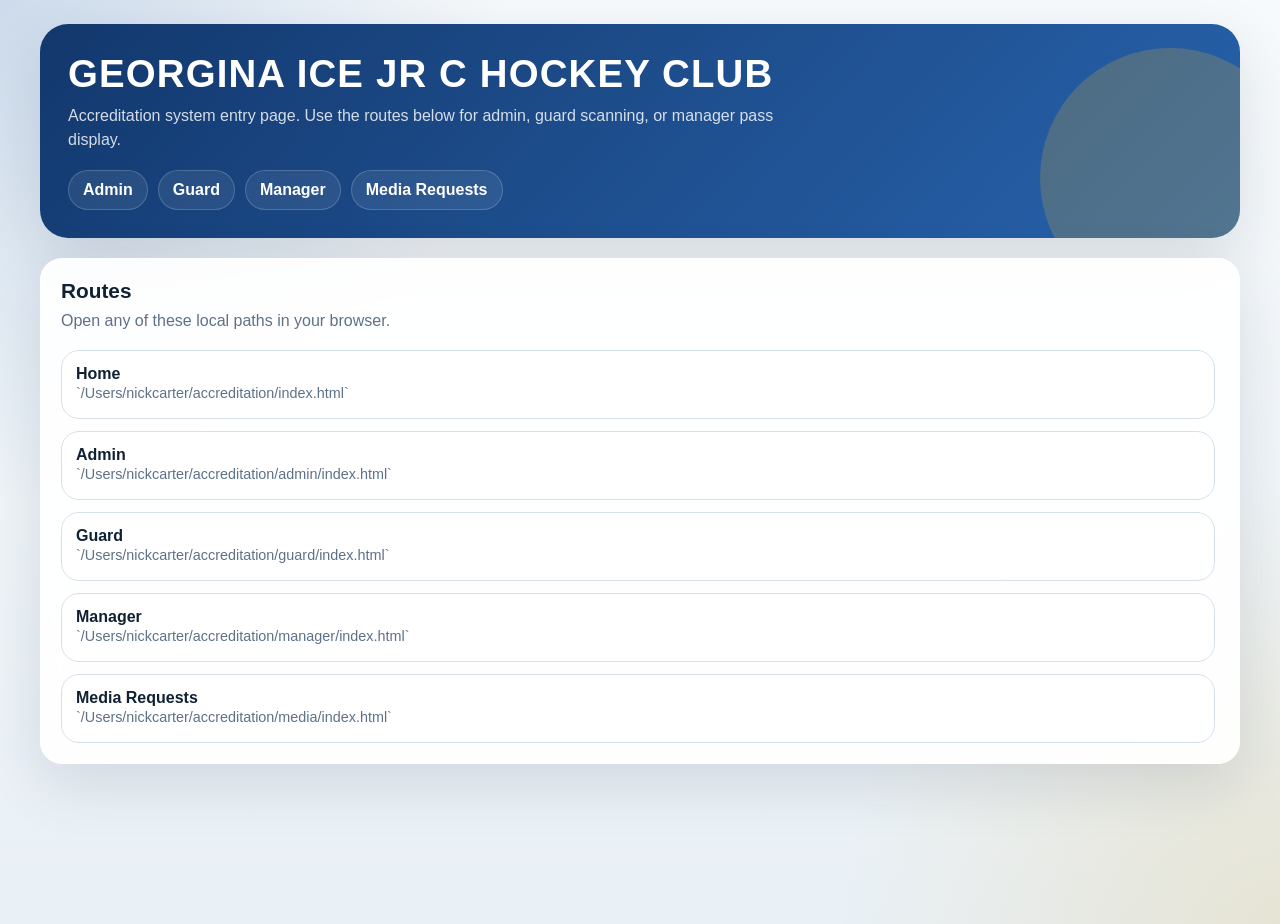
<file: index.html>
<!DOCTYPE html>
<html lang="en">
<head>
  <meta charset="UTF-8">
  <meta name="viewport" content="width=device-width, initial-scale=1.0">
  <title>Georgina Ice Accreditation</title>
  <link rel="stylesheet" href="./assets/accreditation.css">
</head>
<body>
  <div class="shell">
    <section class="hero">
      <h1>Georgina Ice JR C Hockey Club</h1>
      <p>Accreditation system entry page. Use the routes below for admin, guard scanning, or manager pass display.</p>
      <nav class="nav">
        <a href="./admin/">Admin</a>
        <a href="./guard/">Guard</a>
        <a href="./manager/">Manager</a>
        <a href="./media/">Media Requests</a>
      </nav>
    </section>

    <section class="panel">
      <h2>Routes</h2>
      <p class="sub">Open any of these local paths in your browser.</p>
      <div class="card-list">
        <div class="credential-row"><strong>Home</strong><div class="meta">`/Users/nickcarter/accreditation/index.html`</div></div>
        <div class="credential-row"><strong>Admin</strong><div class="meta">`/Users/nickcarter/accreditation/admin/index.html`</div></div>
        <div class="credential-row"><strong>Guard</strong><div class="meta">`/Users/nickcarter/accreditation/guard/index.html`</div></div>
        <div class="credential-row"><strong>Manager</strong><div class="meta">`/Users/nickcarter/accreditation/manager/index.html`</div></div>
        <div class="credential-row"><strong>Media Requests</strong><div class="meta">`/Users/nickcarter/accreditation/media/index.html`</div></div>
      </div>
    </section>
  </div>
</body>
</html>
</file>
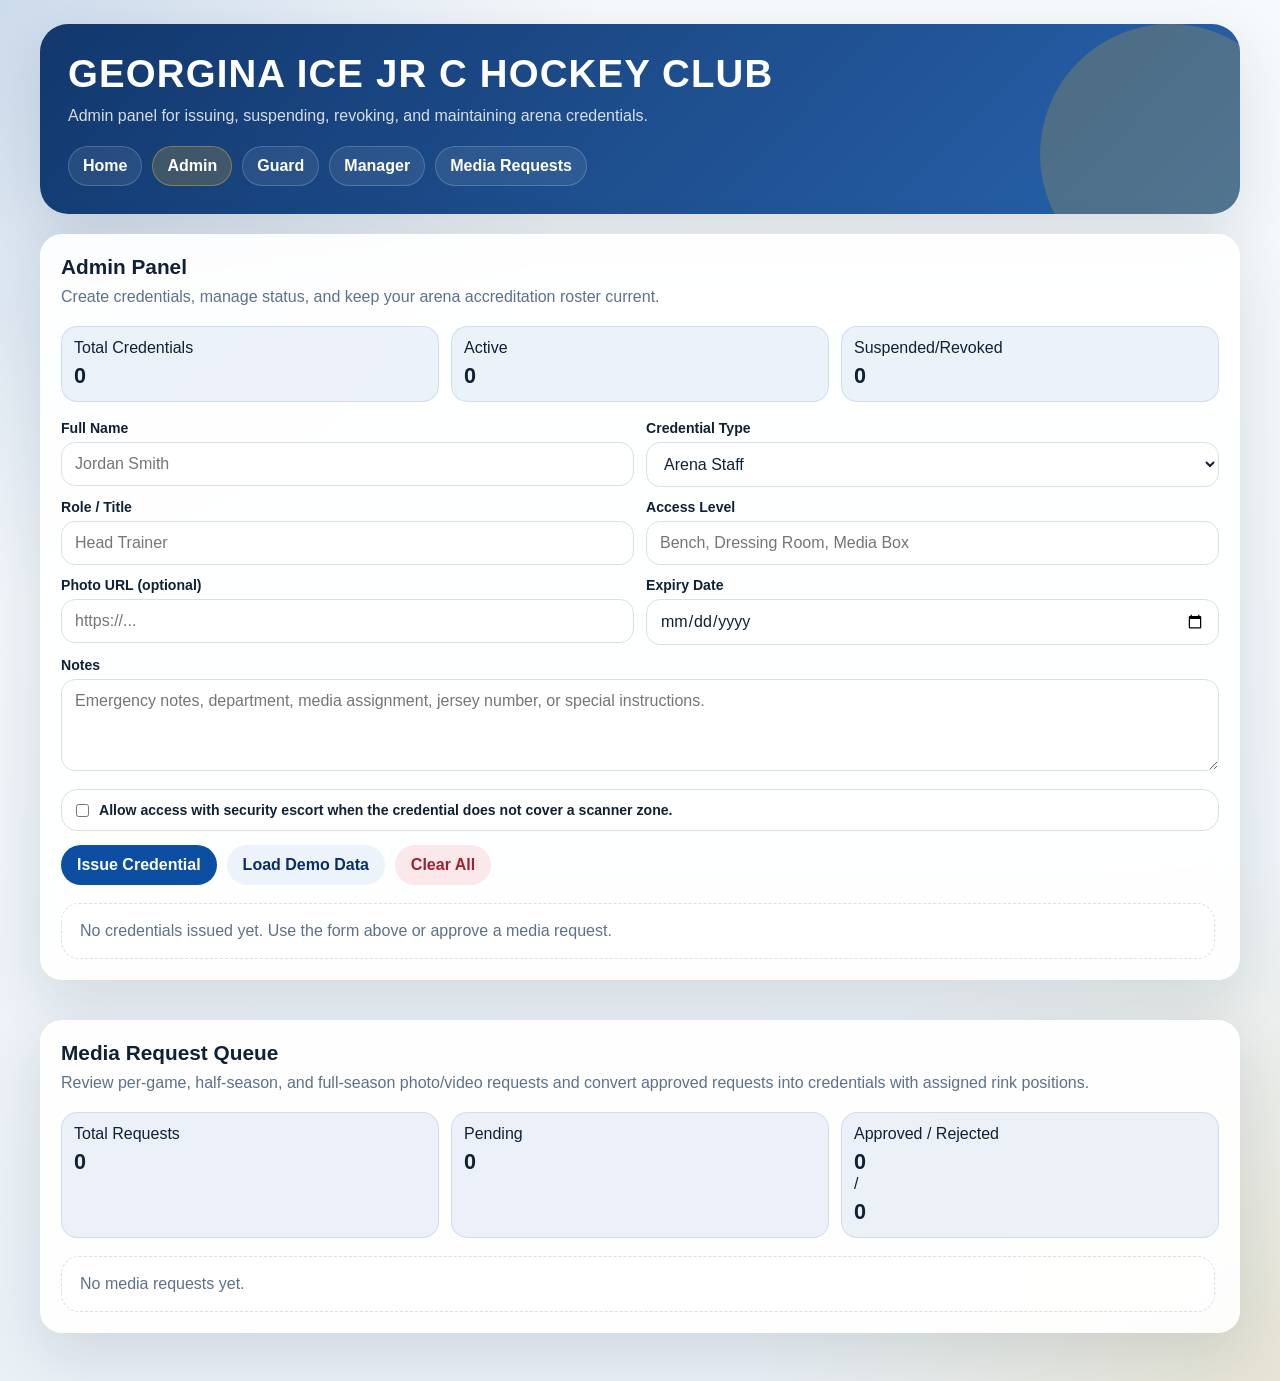
<file: admin/index.html>
<!DOCTYPE html>
<html lang="en">
<head>
  <meta charset="UTF-8">
  <meta name="viewport" content="width=device-width, initial-scale=1.0">
  <title>Georgina Ice Admin</title>
  <link rel="stylesheet" href="../assets/accreditation.css">
</head>
<body>
  <div class="shell">
    <section class="hero">
      <h1>Georgina Ice JR C Hockey Club</h1>
      <p>Admin panel for issuing, suspending, revoking, and maintaining arena credentials.</p>
      <nav class="nav">
        <a href="../">Home</a>
        <a class="active" href="./">Admin</a>
        <a href="../guard/">Guard</a>
        <a href="../manager/">Manager</a>
        <a href="../media/">Media Requests</a>
      </nav>
    </section>
    <div class="stack">
      <section class="panel">
        <h2>Admin Panel</h2>
        <p class="sub">Create credentials, manage status, and keep your arena accreditation roster current.</p>
        <div class="stats">
          <div class="stat"><span>Total Credentials</span><strong id="statTotal">0</strong></div>
          <div class="stat"><span>Active</span><strong id="statIssued">0</strong></div>
          <div class="stat"><span>Suspended/Revoked</span><strong id="statInactive">0</strong></div>
        </div>
        <div class="field-grid">
          <div><label for="name">Full Name</label><input id="name" type="text" placeholder="Jordan Smith"></div>
          <div><label for="roleType">Credential Type</label><select id="roleType"><option>Arena Staff</option><option>Security</option><option>Media</option><option>Player</option><option>Team Staff</option></select></div>
          <div><label for="roleTitle">Role / Title</label><input id="roleTitle" type="text" placeholder="Head Trainer"></div>
          <div><label for="accessLevel">Access Level</label><input id="accessLevel" type="text" placeholder="Bench, Dressing Room, Media Box"></div>
          <div><label for="photoUrl">Photo URL (optional)</label><input id="photoUrl" type="text" placeholder="https://..."></div>
          <div><label for="expiry">Expiry Date</label><input id="expiry" type="date"></div>
        </div>
        <div style="margin-top:12px;">
          <label for="notes">Notes</label>
          <textarea id="notes" placeholder="Emergency notes, department, media assignment, jersey number, or special instructions."></textarea>
        </div>
        <label class="checkline">
          <input id="escortAllowed" type="checkbox">
          <span>Allow access with security escort when the credential does not cover a scanner zone.</span>
        </label>
        <div class="actions">
          <button class="primary" id="issueBtn">Issue Credential</button>
          <button class="secondary" id="seedBtn">Load Demo Data</button>
          <button class="danger" id="clearBtn">Clear All</button>
        </div>
        <div class="card-list" id="credentialList"></div>
      </section>

      <section class="panel">
        <h2>Media Request Queue</h2>
        <p class="sub">Review per-game, half-season, and full-season photo/video requests and convert approved requests into credentials with assigned rink positions.</p>
        <div class="stats">
          <div class="stat"><span>Total Requests</span><strong id="adminRequestTotal">0</strong></div>
          <div class="stat"><span>Pending</span><strong id="adminRequestPending">0</strong></div>
          <div class="stat"><span>Approved / Rejected</span><strong id="adminRequestApproved">0</strong> / <strong id="adminRequestRejected">0</strong></div>
        </div>
        <div class="card-list" id="adminRequestList"></div>
      </section>
    </div>
  </div>
  <script src="../assets/accreditation.js"></script>
</body>
</html>
</file>
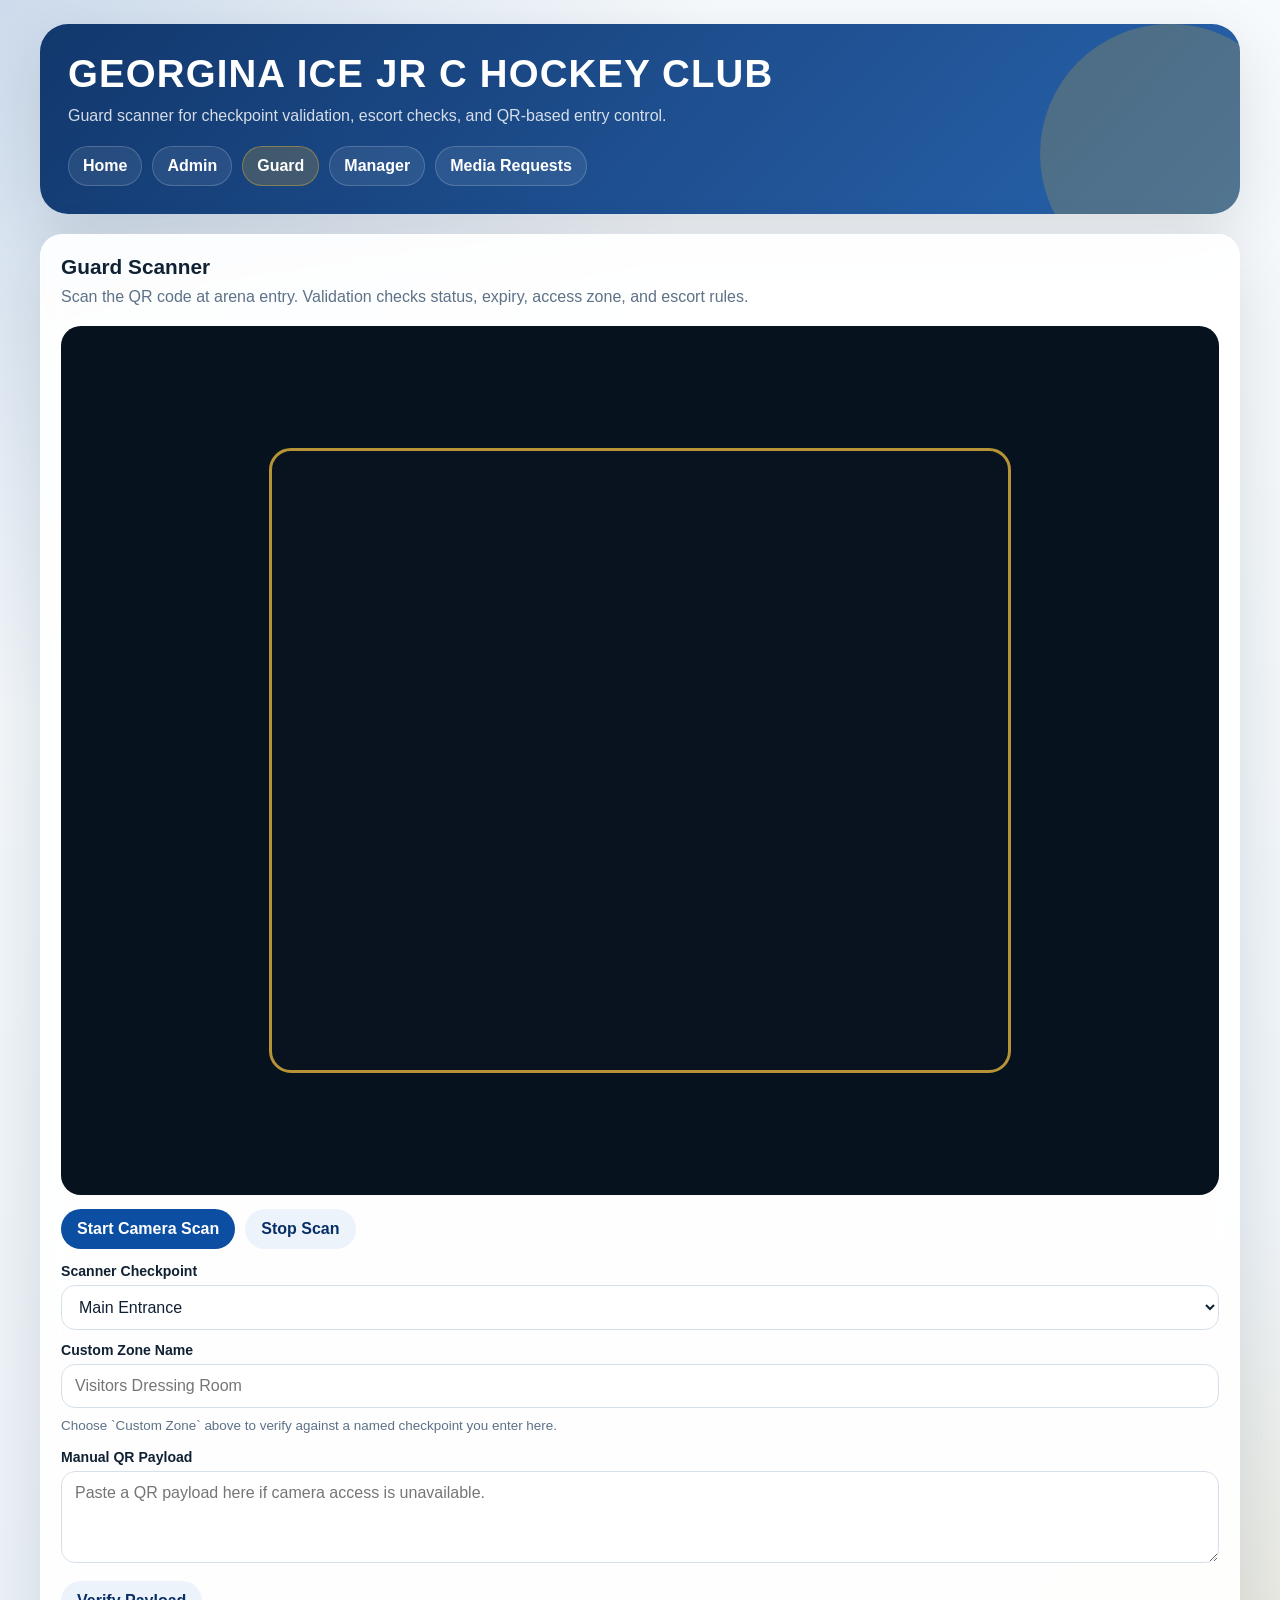
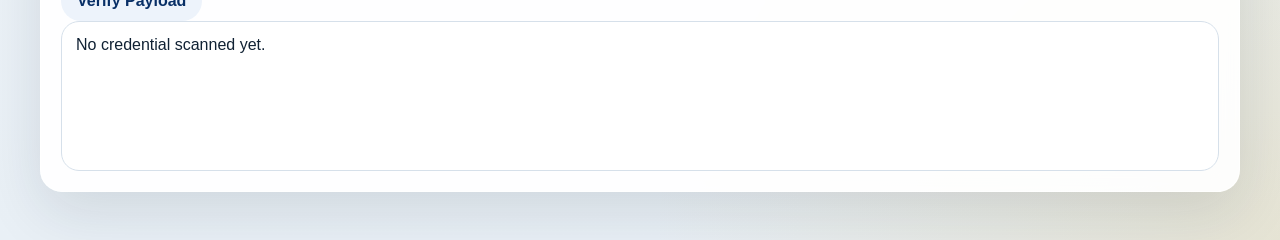
<file: guard/index.html>
<!DOCTYPE html>
<html lang="en">
<head>
  <meta charset="UTF-8">
  <meta name="viewport" content="width=device-width, initial-scale=1.0">
  <title>Georgina Ice Guard Scanner</title>
  <link rel="stylesheet" href="../assets/accreditation.css">
  <script src="../assets/jsqr.js"></script>
</head>
<body>
  <div class="shell">
    <section class="hero">
      <h1>Georgina Ice JR C Hockey Club</h1>
      <p>Guard scanner for checkpoint validation, escort checks, and QR-based entry control.</p>
      <nav class="nav">
        <a href="../">Home</a>
        <a href="../admin/">Admin</a>
        <a class="active" href="./">Guard</a>
        <a href="../manager/">Manager</a>
        <a href="../media/">Media Requests</a>
      </nav>
    </section>
    <section class="panel">
      <h2>Guard Scanner</h2>
      <p class="sub">Scan the QR code at arena entry. Validation checks status, expiry, access zone, and escort rules.</p>
      <div class="scanner-shell">
        <video id="video" playsinline muted></video>
        <div class="scan-frame"></div>
      </div>
      <canvas id="scanCanvas" class="hidden-canvas"></canvas>
      <div class="scan-actions">
        <button class="primary" id="startScanBtn">Start Camera Scan</button>
        <button class="secondary" id="stopScanBtn">Stop Scan</button>
      </div>
      <div style="margin-top:14px;">
        <label for="scannerPreset">Scanner Checkpoint</label>
        <select id="scannerPreset"></select>
      </div>
      <div style="margin-top:12px;">
        <label for="customScannerZone">Custom Zone Name</label>
        <input id="customScannerZone" type="text" placeholder="Visitors Dressing Room">
        <p class="fine" style="margin:8px 0 0;">Choose `Custom Zone` above to verify against a named checkpoint you enter here.</p>
      </div>
      <div style="margin-top:14px;">
        <label for="manualScan">Manual QR Payload</label>
        <textarea id="manualScan" placeholder='Paste a QR payload here if camera access is unavailable.'></textarea>
        <div class="scan-actions">
          <button class="secondary" id="manualVerifyBtn">Verify Payload</button>
        </div>
      </div>
      <div class="result" id="scanResult">No credential scanned yet.</div>
    </section>
  </div>
  <script src="../assets/accreditation.js"></script>
</body>
</html>
</file>
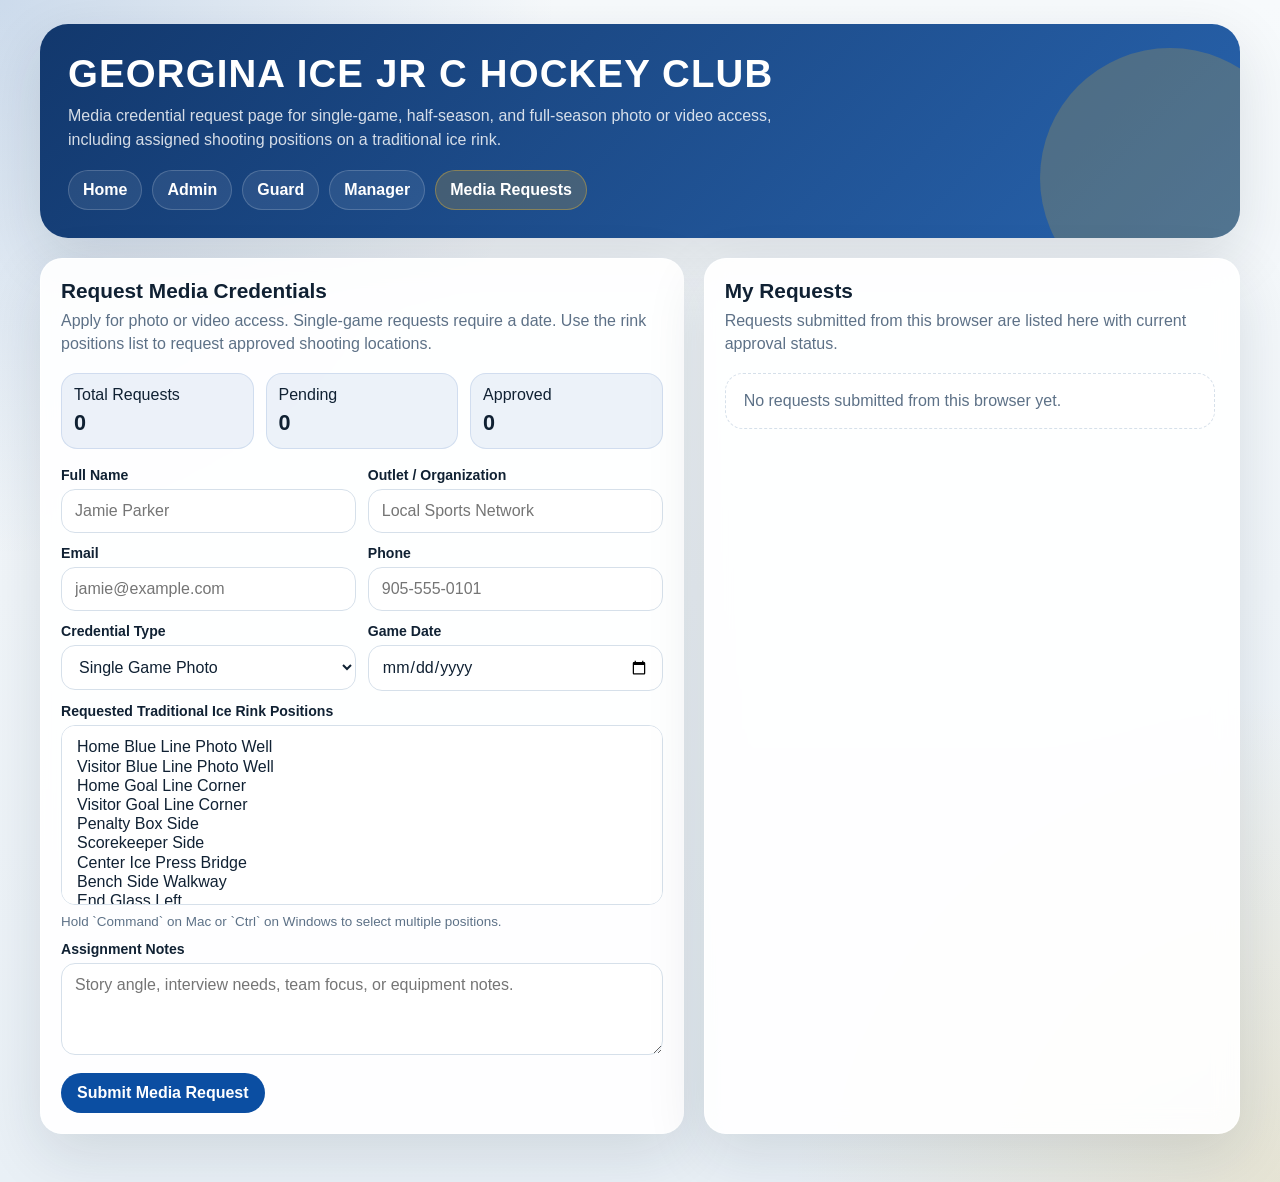
<file: media/index.html>
<!DOCTYPE html>
<html lang="en">
<head>
  <meta charset="UTF-8">
  <meta name="viewport" content="width=device-width, initial-scale=1.0">
  <title>Georgina Ice Media Requests</title>
  <link rel="stylesheet" href="../assets/accreditation.css">
</head>
<body>
  <div class="shell">
    <section class="hero">
      <h1>Georgina Ice JR C Hockey Club</h1>
      <p>Media credential request page for single-game, half-season, and full-season photo or video access, including assigned shooting positions on a traditional ice rink.</p>
      <nav class="nav">
        <a href="../">Home</a>
        <a href="../admin/">Admin</a>
        <a href="../guard/">Guard</a>
        <a href="../manager/">Manager</a>
        <a class="active" href="./">Media Requests</a>
      </nav>
    </section>

    <div class="split">
      <section class="panel">
        <h2>Request Media Credentials</h2>
        <p class="sub">Apply for photo or video access. Single-game requests require a date. Use the rink positions list to request approved shooting locations.</p>
        <div class="stats">
          <div class="stat"><span>Total Requests</span><strong id="requestTotal">0</strong></div>
          <div class="stat"><span>Pending</span><strong id="requestPending">0</strong></div>
          <div class="stat"><span>Approved</span><strong id="requestApproved">0</strong></div>
        </div>
        <div class="field-grid">
          <div><label for="requestName">Full Name</label><input id="requestName" type="text" placeholder="Jamie Parker"></div>
          <div><label for="requestOutlet">Outlet / Organization</label><input id="requestOutlet" type="text" placeholder="Local Sports Network"></div>
          <div><label for="requestEmail">Email</label><input id="requestEmail" type="email" placeholder="jamie@example.com"></div>
          <div><label for="requestPhone">Phone</label><input id="requestPhone" type="text" placeholder="905-555-0101"></div>
          <div><label for="requestType">Credential Type</label><select id="requestType"></select></div>
          <div><label for="requestGameDate">Game Date</label><input id="requestGameDate" type="date"></div>
        </div>
        <div style="margin-top:12px;">
          <label for="requestPositions">Requested Traditional Ice Rink Positions</label>
          <select id="requestPositions" class="wide-select" multiple></select>
          <p class="hint">Hold `Command` on Mac or `Ctrl` on Windows to select multiple positions.</p>
        </div>
        <div style="margin-top:12px;">
          <label for="requestNotes">Assignment Notes</label>
          <textarea id="requestNotes" placeholder="Story angle, interview needs, team focus, or equipment notes."></textarea>
        </div>
        <div class="actions">
          <button class="primary" id="submitRequestBtn">Submit Media Request</button>
        </div>
      </section>

      <section class="panel">
        <h2>My Requests</h2>
        <p class="sub">Requests submitted from this browser are listed here with current approval status.</p>
        <div class="card-list" id="requestList"></div>
      </section>
    </div>
  </div>
  <script src="../assets/accreditation.js"></script>
</body>
</html>
</file>
<file: assets/accreditation.css>
<!---->
:root {
  --bg: #eef3f7;
  --panel: rgba(255, 255, 255, 0.92);
  --panel-strong: #ffffff;
  --ink: #102133;
  --muted: #5d7187;
  --line: #d6e0ea;
  --brand: #0b4ea2;
  --brand-dark: #082f66;
  --accent: #d5aa39;
  --good: #0f7b4d;
  --warn: #b16b00;
  --bad: #9f2234;
  --shadow: 0 20px 60px rgba(16, 33, 51, 0.12);
  --radius: 22px;
}

* { box-sizing: border-box; }
body {
  margin: 0;
  font-family: "Avenir Next", "Segoe UI", sans-serif;
  color: var(--ink);
  background:
    radial-gradient(circle at top left, rgba(11, 78, 162, 0.18), transparent 32%),
    radial-gradient(circle at bottom right, rgba(213, 170, 57, 0.18), transparent 28%),
    linear-gradient(180deg, #f7fafc 0%, #e9f0f6 100%);
  min-height: 100vh;
}
.shell { width: min(1200px, calc(100% - 32px)); margin: 24px auto 48px; }
.hero {
  background: linear-gradient(135deg, rgba(8, 47, 102, 0.95), rgba(11, 78, 162, 0.88));
  color: white;
  border-radius: 28px;
  padding: 28px;
  box-shadow: var(--shadow);
  position: relative;
  overflow: hidden;
}
.hero::after {
  content: "";
  position: absolute;
  inset: auto -60px -70px auto;
  width: 260px;
  height: 260px;
  border-radius: 50%;
  background: rgba(213, 170, 57, 0.24);
}
.hero h1 { margin: 0 0 8px; font-size: clamp(1.8rem, 3vw, 2.8rem); letter-spacing: 0.03em; text-transform: uppercase; }
.hero p { margin: 0; max-width: 760px; color: rgba(255,255,255,0.82); line-height: 1.5; }
.nav { display: flex; gap: 10px; flex-wrap: wrap; margin-top: 18px; }
.nav a {
  text-decoration: none;
  color: white;
  border: 1px solid rgba(255,255,255,0.18);
  padding: 10px 14px;
  border-radius: 999px;
  background: rgba(255,255,255,0.08);
  font-weight: 700;
}
.nav a.active { background: rgba(213,170,57,0.22); border-color: rgba(213,170,57,0.45); }
.panel {
  background: var(--panel);
  backdrop-filter: blur(12px);
  border: 1px solid rgba(255,255,255,0.7);
  border-radius: var(--radius);
  padding: 20px;
  box-shadow: var(--shadow);
  margin-top: 20px;
}
.panel h2 { margin: 0 0 6px; font-size: 1.3rem; }
.panel + .panel { margin-top: 20px; }
.sub { color: var(--muted); margin: 0 0 18px; line-height: 1.45; }
.stats, .field-grid, .card-detail { display: grid; gap: 12px; }
.stats { grid-template-columns: repeat(3, minmax(0, 1fr)); margin-bottom: 18px; }
.stat { background: rgba(11,78,162,0.07); border: 1px solid rgba(11,78,162,0.12); border-radius: 16px; padding: 12px; }
.stat strong, .stat span { display: block; }
.stat strong { font-size: 1.35rem; margin-top: 6px; }
.field-grid, .card-detail { grid-template-columns: repeat(2, minmax(0, 1fr)); }
label { display: block; font-size: 0.88rem; font-weight: 700; margin-bottom: 6px; }
input, select, textarea, button { font: inherit; }
input, select, textarea { width: 100%; border: 1px solid var(--line); border-radius: 14px; padding: 12px 13px; background: white; color: var(--ink); }
textarea { resize: vertical; min-height: 92px; }
.actions, .scan-actions, .row-actions { display: flex; gap: 10px; flex-wrap: wrap; margin-top: 14px; }
button { border: 0; border-radius: 999px; padding: 11px 16px; cursor: pointer; font-weight: 700; }
.primary { background: var(--brand); color: white; }
.secondary { background: #edf3fb; color: var(--brand-dark); }
.danger { background: #fae8ea; color: var(--bad); }
.card-list { display: grid; gap: 12px; margin-top: 18px; max-height: 480px; overflow: auto; padding-right: 4px; }
.credential-row { border: 1px solid var(--line); border-radius: 18px; padding: 14px; background: var(--panel-strong); }
.credential-row header { display: flex; justify-content: space-between; gap: 10px; align-items: start; margin-bottom: 10px; }
.credential-row h3 { margin: 0; font-size: 1rem; }
.meta { color: var(--muted); font-size: 0.9rem; line-height: 1.45; }
.badge { display: inline-flex; align-items: center; padding: 6px 10px; border-radius: 999px; font-size: 0.75rem; font-weight: 800; text-transform: uppercase; letter-spacing: 0.06em; }
.issued { background: rgba(15,123,77,0.12); color: var(--good); }
.suspended { background: rgba(177,107,0,0.14); color: var(--warn); }
.revoked { background: rgba(159,34,52,0.12); color: var(--bad); }
.mini { padding: 8px 12px; font-size: 0.82rem; }
.scanner-shell { background: #08131f; border-radius: 20px; overflow: hidden; position: relative; aspect-ratio: 4 / 3; margin-bottom: 14px; }
video, canvas { width: 100%; height: 100%; object-fit: cover; display: block; }
.scan-frame { position: absolute; inset: 14% 18%; border: 3px solid rgba(213,170,57,0.85); border-radius: 22px; box-shadow: 0 0 0 999px rgba(8,19,31,0.24); pointer-events: none; }
.result { border-radius: 18px; padding: 14px; min-height: 150px; background: white; border: 1px solid var(--line); }
.result.valid { border-color: rgba(15,123,77,0.3); background: rgba(15,123,77,0.05); }
.result.invalid { border-color: rgba(159,34,52,0.3); background: rgba(159,34,52,0.05); }
.result.escort { border-color: rgba(177,107,0,0.35); background: rgba(177,107,0,0.08); }
.credential-card { border-radius: 26px; padding: 22px; color: white; position: relative; overflow: hidden; min-height: 320px; }
.credential-card::after { content: ""; position: absolute; width: 220px; height: 220px; border-radius: 50%; background: rgba(213,170,57,0.12); right: -60px; bottom: -80px; }
.credential-card h3, .credential-card p { margin: 0; position: relative; z-index: 1; }
.card-topline { font-size: 0.82rem; letter-spacing: 0.12em; text-transform: uppercase; color: rgba(255,255,255,0.72); margin-bottom: 18px; }
.card-name { font-size: 1.75rem; margin-bottom: 6px; }
.card-role { color: rgba(255,255,255,0.8); margin-bottom: 20px; }
.card-detail div { background: rgba(255,255,255,0.08); border: 1px solid rgba(255,255,255,0.12); border-radius: 16px; padding: 10px 12px; }
.card-detail span { display: block; font-size: 0.75rem; color: rgba(255,255,255,0.68); text-transform: uppercase; letter-spacing: 0.06em; margin-bottom: 4px; }
.qr-wrap { width: 168px; min-height: 168px; background: white; border-radius: 18px; padding: 10px; position: relative; z-index: 1; box-shadow: 0 12px 30px rgba(0,0,0,0.18); }
.empty-state { padding: 18px; border: 1px dashed var(--line); border-radius: 18px; color: var(--muted); background: rgba(255,255,255,0.55); }
.checkline { display: flex; align-items: center; gap: 10px; margin-top: 14px; padding: 12px 14px; border: 1px solid var(--line); border-radius: 16px; background: rgba(255,255,255,0.72); }
.checkline input { width: auto; margin: 0; }
.fine { color: var(--muted); font-size: 0.84rem; line-height: 1.45; }
.hidden-canvas { display: none; }
.stack { display: grid; gap: 20px; }
.wide-select { min-height: 180px; }
.split {
  display: grid;
  grid-template-columns: 1.2fr 1fr;
  gap: 20px;
}
.hint {
  margin: 8px 0 0;
  color: var(--muted);
  font-size: 0.84rem;
}
.pending { background: rgba(11,78,162,0.12); color: var(--brand); }
.approved { background: rgba(15,123,77,0.12); color: var(--good); }
.rejected { background: rgba(159,34,52,0.12); color: var(--bad); }
@media (max-width: 640px) {
  .field-grid, .stats, .card-detail { grid-template-columns: 1fr; }
  .shell { width: min(100% - 20px, 100%); }
  .hero, .panel { padding: 18px; }
}
@media (max-width: 900px) {
  .split { grid-template-columns: 1fr; }
}
</file>
